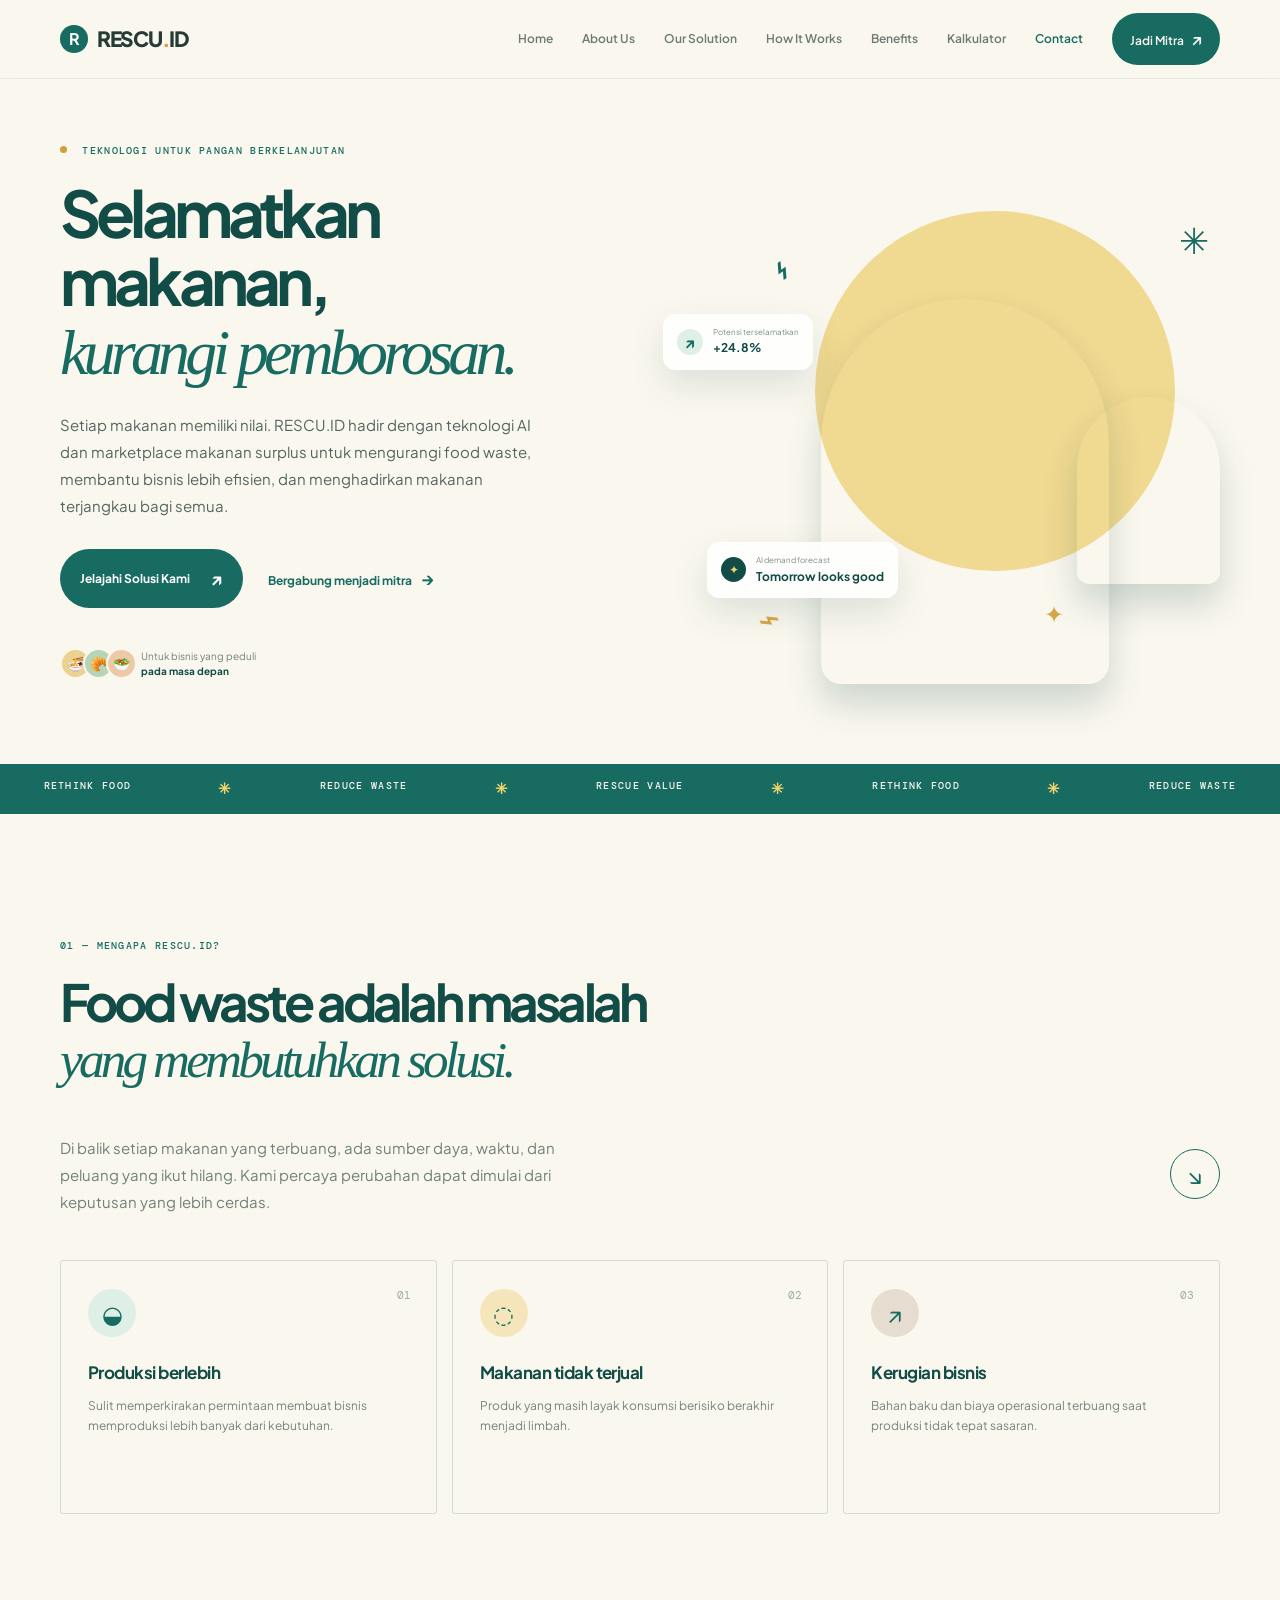
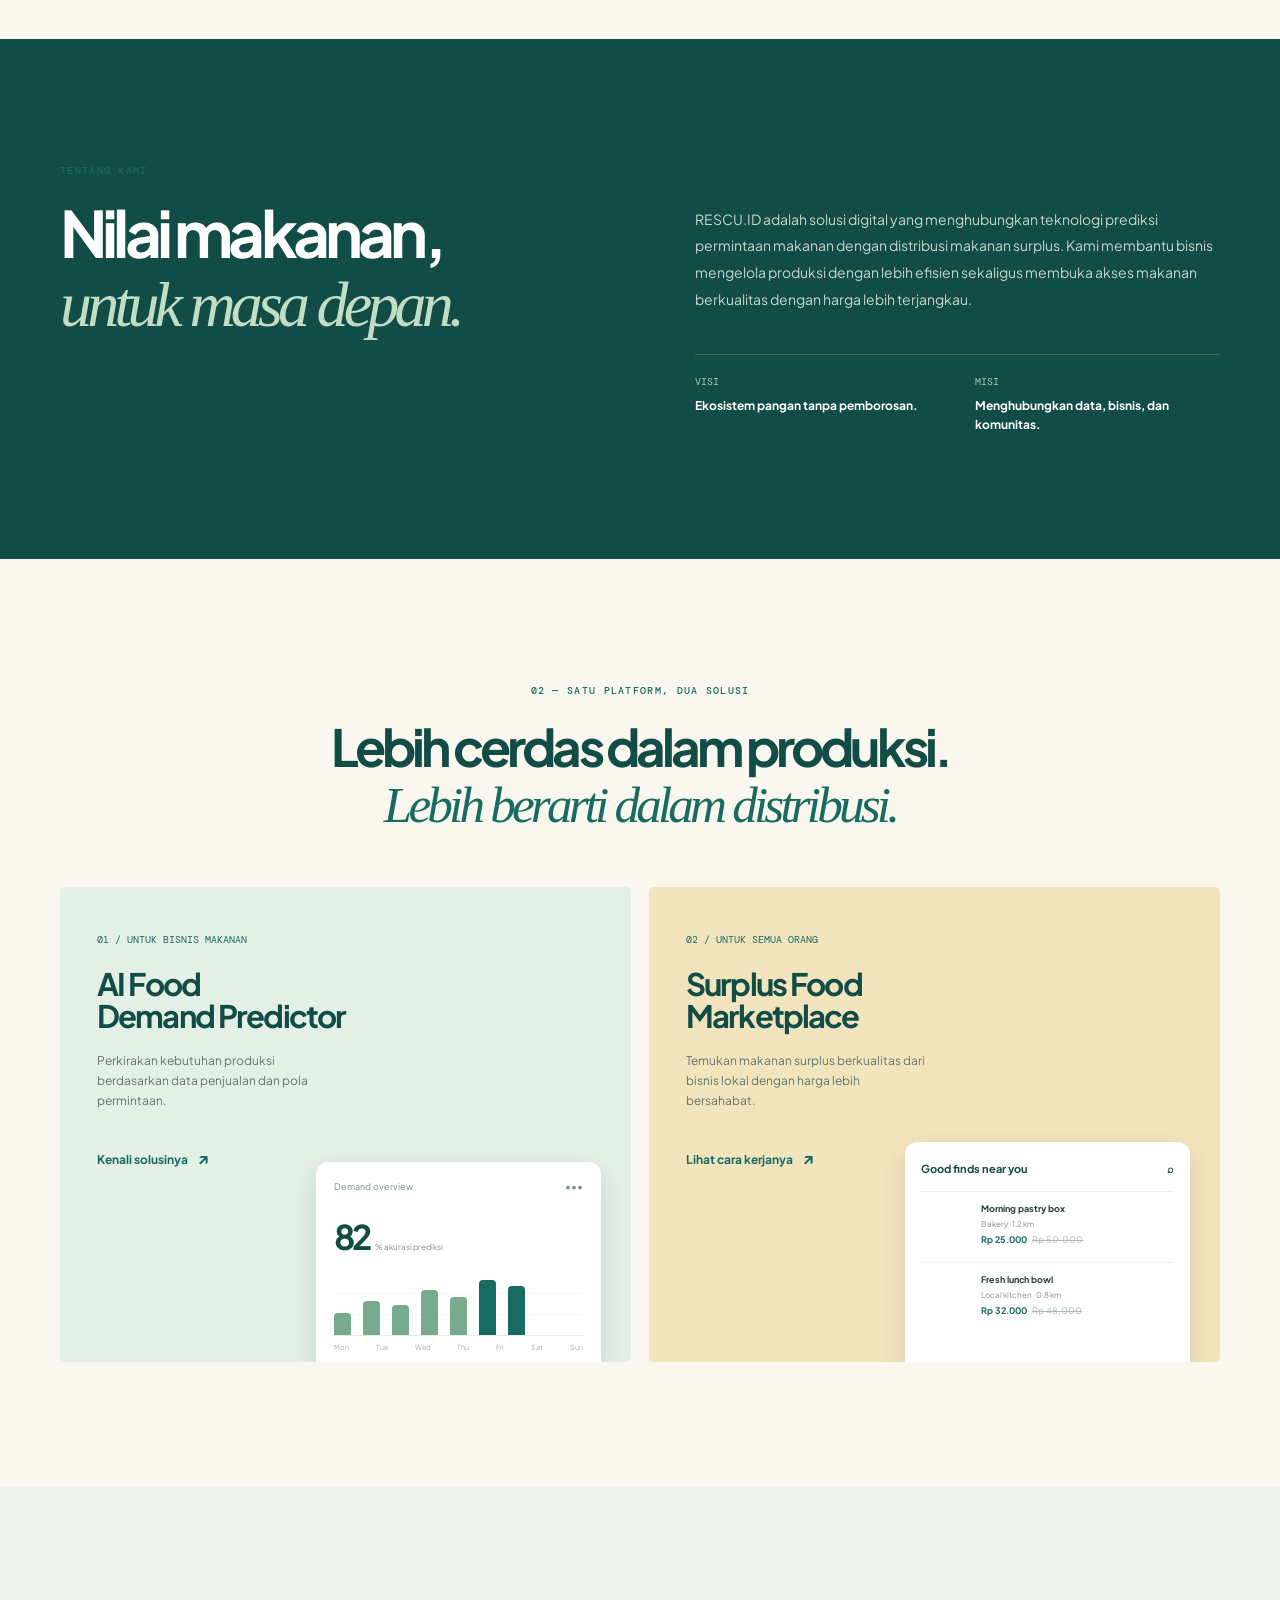
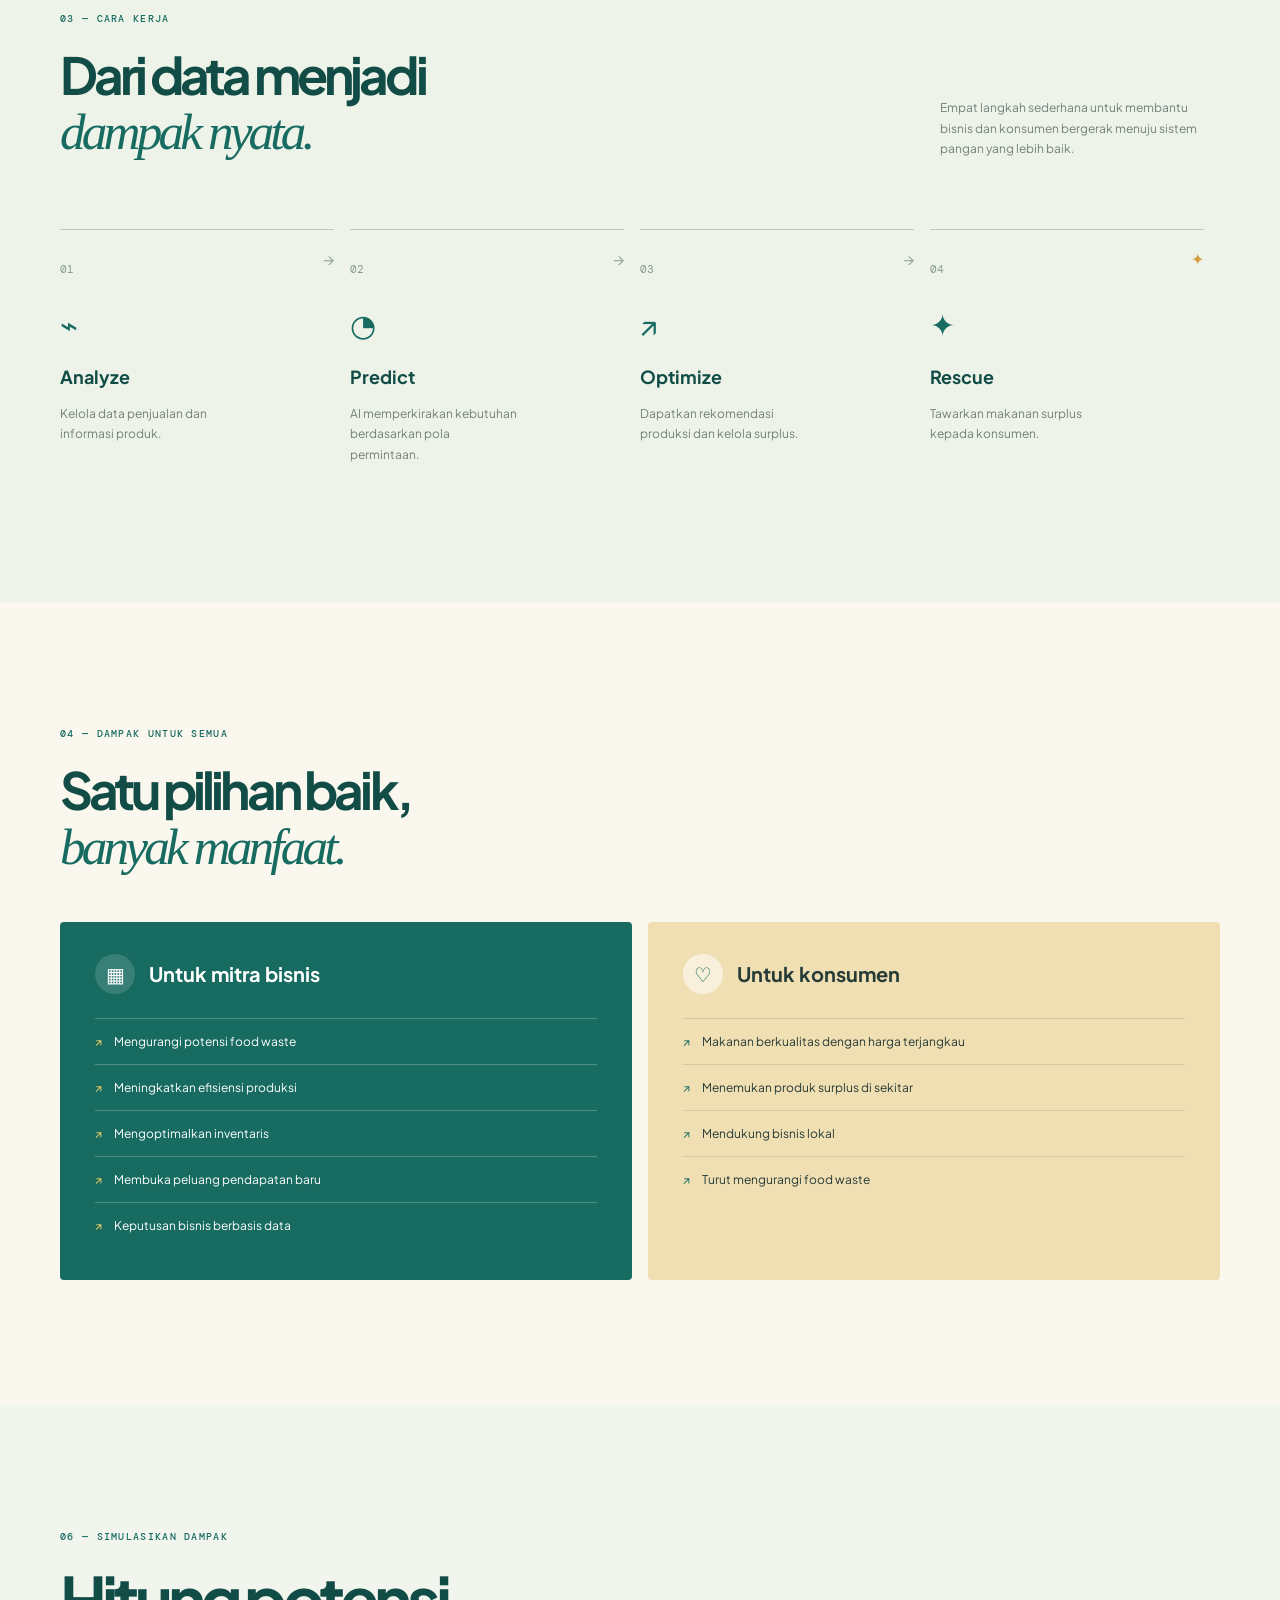
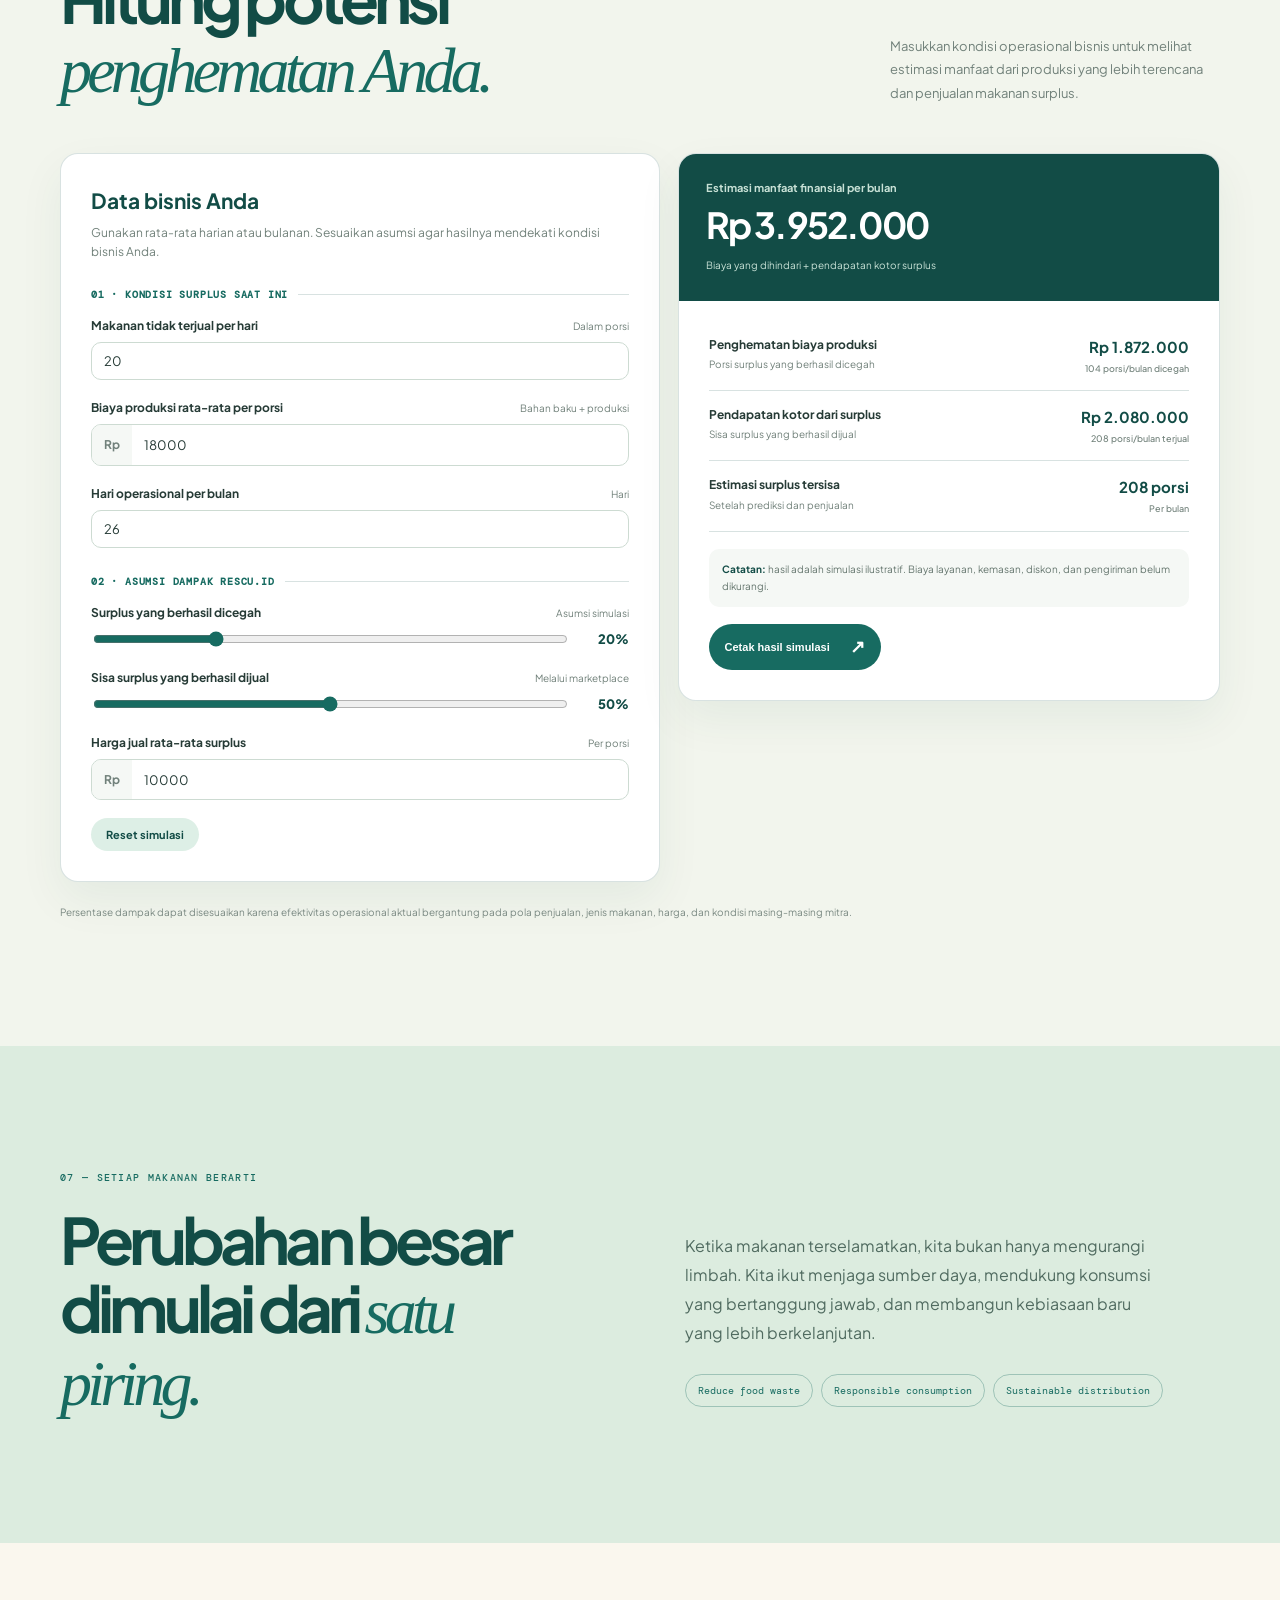
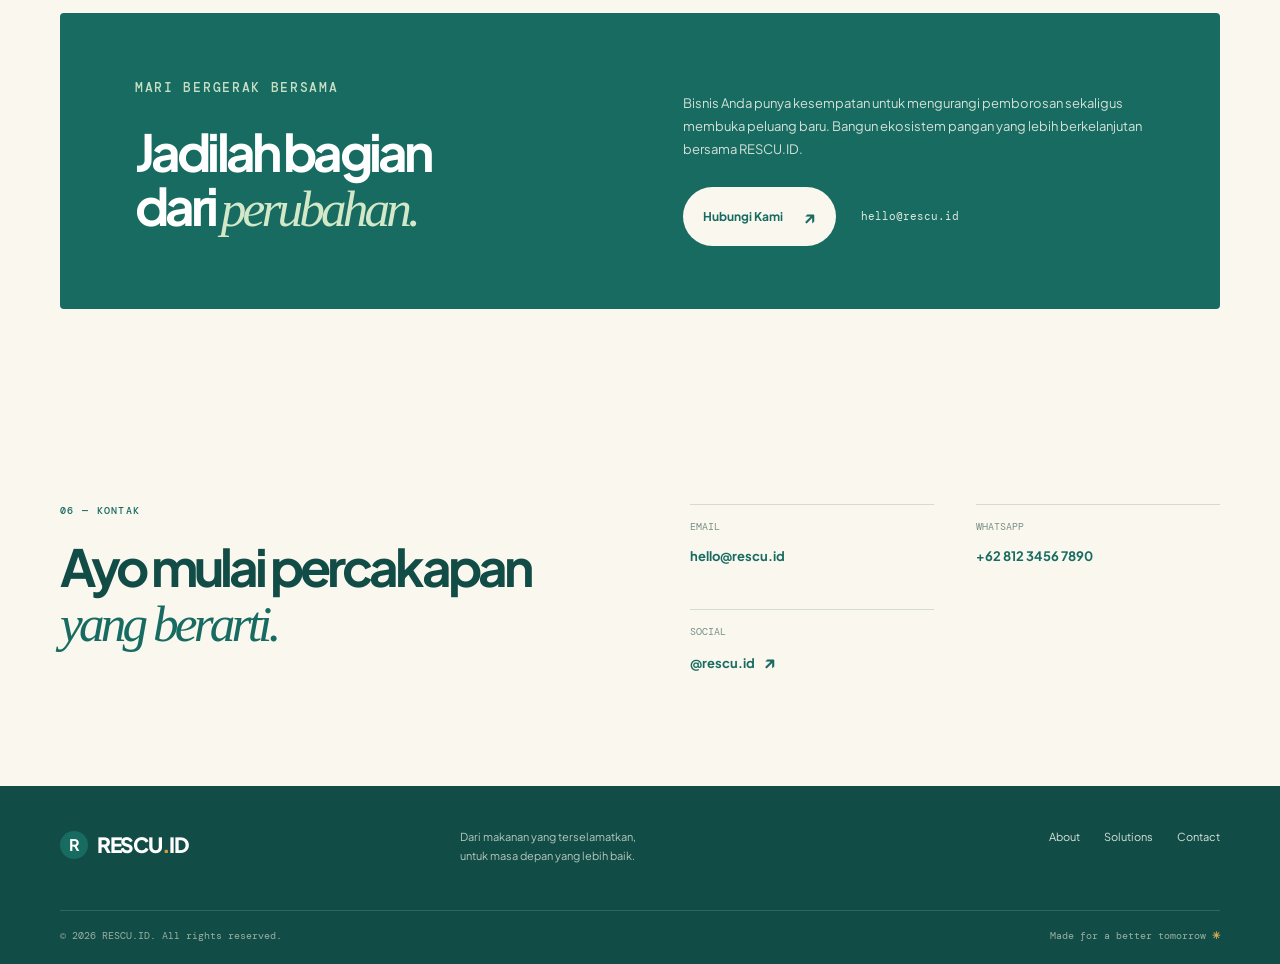
<file: index.html>
<!doctype html>
<html lang="id">
  <head>
    <meta charset="UTF-8" />
    <meta name="viewport" content="width=device-width, initial-scale=1.0" />
    <meta name="theme-color" content="#176b61" />
    <title>RESCU.ID — Selamatkan Makanan, Kurangi Pemborosan</title>
    <meta name="description" content="RESCU.ID membantu bisnis makanan mengoptimalkan produksi melalui AI Food Demand Predictor dan menghubungkan makanan surplus dengan konsumen melalui marketplace." />
    <meta name="keywords" content="RESCU.ID, Food Waste, Food Rescue, AI Food Demand Predictor, Surplus Food Marketplace, Sustainable Food" />
    <meta property="og:title" content="RESCU.ID — Selamatkan Makanan, Kurangi Pemborosan" />
    <meta property="og:description" content="Teknologi untuk bisnis makanan yang lebih efisien dan masa depan yang lebih berkelanjutan." />
    <meta property="og:type" content="website" />
    <link rel="preconnect" href="https://fonts.googleapis.com" />
    <link rel="preconnect" href="https://fonts.gstatic.com" crossorigin />
    <link href="https://fonts.googleapis.com/css2?family=DM+Mono:wght@400;500&family=Plus+Jakarta+Sans:wght@400;500;600;700;800&display=swap" rel="stylesheet" />
    <link rel="stylesheet" href="css/style.css" />
  </head>
  <body>
    <header class="site-header" id="home">
      <nav class="nav container" aria-label="Navigasi utama">
        <a class="brand" href="#home" aria-label="RESCU.ID beranda"><span class="brand-mark">R</span><span>RESCU<span class="brand-dot">.</span>ID</span></a>
        <button class="menu-toggle" aria-label="Buka menu" aria-expanded="false"><span></span><span></span><span></span></button>
        <div class="nav-links">
          <a class="active" href="#home">Home</a><a href="#about">About Us</a><a href="#solutions">Our Solution</a><a href="#process">How It Works</a><a href="#benefits">Benefits</a><a href="#calculator">Kalkulator</a><a href="#contact">Contact</a>
          <a class="nav-cta" href="#partner">Jadi Mitra <span>↗</span></a>
        </div>
      </nav>
    </header>

    <main>
      <section class="hero container reveal">
        <div class="hero-copy">
          <p class="eyebrow"><span class="pulse"></span> Teknologi untuk pangan berkelanjutan</p>
          <h1>Selamatkan makanan,<br /><em>kurangi pemborosan.</em></h1>
          <p class="hero-text">Setiap makanan memiliki nilai. RESCU.ID hadir dengan teknologi AI dan marketplace makanan surplus untuk mengurangi food waste, membantu bisnis lebih efisien, dan menghadirkan makanan terjangkau bagi semua.</p>
          <div class="hero-actions"><a class="button button-primary" href="#solutions">Jelajahi Solusi Kami <span>↗</span></a><a class="text-link" href="#partner">Bergabung menjadi mitra <span>→</span></a></div>
          <div class="hero-note"><span class="avatar-stack"><i>🍜</i><i>🥐</i><i>🥗</i></span><span>Untuk bisnis yang peduli<br /><strong>pada masa depan</strong></span></div>
        </div>
        <div class="hero-art" aria-label="Ilustrasi makanan yang diselamatkan">
          <div class="sun-shape"></div><div class="grain grain-1">✳</div><div class="grain grain-2">✦</div>
          <div class="hero-photo photo-main"></div><div class="hero-photo photo-small"></div>
          <div class="float-card saved-card"><span class="card-icon">↗</span><div><small>Potensi terselamatkan</small><strong>+24.8%</strong></div></div>
          <div class="float-card ai-card"><span class="ai-icon">✦</span><div><small>AI demand forecast</small><strong>Tomorrow looks good</strong></div></div>
          <div class="leaf leaf-a">⌁</div><div class="leaf leaf-b">⌁</div>
        </div>
      </section>

      <section class="ticker" aria-label="Nilai RESCU.ID"><div class="ticker-track"><span>RETHINK FOOD</span><b>✳</b><span>REDUCE WASTE</span><b>✳</b><span>RESCUE VALUE</span><b>✳</b><span>RETHINK FOOD</span><b>✳</b><span>REDUCE WASTE</span></div></section>

      <section class="problem section container reveal" id="about">
        <div class="section-intro"><p class="eyebrow">01 — Mengapa RESCU.ID?</p><h2>Food waste adalah masalah<br /><em>yang membutuhkan solusi.</em></h2></div>
        <div class="problem-content"><p class="lead">Di balik setiap makanan yang terbuang, ada sumber daya, waktu, dan peluang yang ikut hilang. Kami percaya perubahan dapat dimulai dari keputusan yang lebih cerdas.</p><a class="circle-link" href="#solutions" aria-label="Lihat solusi">↘</a></div>
        <div class="problem-grid"><article class="problem-card"><span class="card-number">01</span><div class="problem-icon">◒</div><h3>Produksi berlebih</h3><p>Sulit memperkirakan permintaan membuat bisnis memproduksi lebih banyak dari kebutuhan.</p></article><article class="problem-card"><span class="card-number">02</span><div class="problem-icon">◌</div><h3>Makanan tidak terjual</h3><p>Produk yang masih layak konsumsi berisiko berakhir menjadi limbah.</p></article><article class="problem-card"><span class="card-number">03</span><div class="problem-icon">↗</div><h3>Kerugian bisnis</h3><p>Bahan baku dan biaya operasional terbuang saat produksi tidak tepat sasaran.</p></article></div>
      </section>

      <section class="about-band section reveal"><div class="container about-layout"><div><p class="eyebrow">Tentang kami</p><h2>Nilai makanan,<br /><em>untuk masa depan.</em></h2></div><div><p class="about-copy">RESCU.ID adalah solusi digital yang menghubungkan teknologi prediksi permintaan makanan dengan distribusi makanan surplus. Kami membantu bisnis mengelola produksi dengan lebih efisien sekaligus membuka akses makanan berkualitas dengan harga lebih terjangkau.</p><div class="vision-row"><div><small>Visi</small><strong>Ekosistem pangan tanpa pemborosan.</strong></div><div><small>Misi</small><strong>Menghubungkan data, bisnis, dan komunitas.</strong></div></div></div></div></section>

      <section class="solutions section container reveal" id="solutions"><div class="section-intro centered"><p class="eyebrow">02 — Satu platform, dua solusi</p><h2>Lebih cerdas dalam produksi.<br /><em>Lebih berarti dalam distribusi.</em></h2></div><div class="solution-grid"><article class="solution-card solution-ai"><div class="solution-copy"><span class="solution-label">01 / Untuk bisnis makanan</span><h3>AI Food<br />Demand Predictor</h3><p>Perkirakan kebutuhan produksi berdasarkan data penjualan dan pola permintaan.</p><a href="#partner" class="arrow-link">Kenali solusinya <span>↗</span></a></div><div class="dashboard"><div class="dash-top"><span>Demand overview</span><b>•••</b></div><div class="dash-number">82<small>% akurasi prediksi</small></div><div class="chart"><i style="height:35%"></i><i style="height:54%"></i><i style="height:48%"></i><i style="height:72%"></i><i style="height:61%"></i><i style="height:88%"></i><i style="height:78%"></i></div><div class="chart-label"><span>Mon</span><span>Tue</span><span>Wed</span><span>Thu</span><span>Fri</span><span>Sat</span><span>Sun</span></div></div></article><article class="solution-card solution-market"><div class="solution-copy"><span class="solution-label">02 / Untuk semua orang</span><h3>Surplus Food<br />Marketplace</h3><p>Temukan makanan surplus berkualitas dari bisnis lokal dengan harga lebih bersahabat.</p><a href="#partner" class="arrow-link">Lihat cara kerjanya <span>↗</span></a></div><div class="market-ui"><div class="market-head"><span>Good finds near you</span><span>⌕</span></div><div class="food-product"><div class="food-img food-one"></div><div><b>Morning pastry box</b><small>Bakery · 1.2 km</small><strong>Rp 25.000 <del>Rp 50.000</del></strong></div></div><div class="food-product"><div class="food-img food-two"></div><div><b>Fresh lunch bowl</b><small>Local kitchen · 0.8 km</small><strong>Rp 32.000 <del>Rp 48.000</del></strong></div></div></div></article></div></section>

      <section class="process section reveal" id="process"><div class="container"><div class="process-heading"><div><p class="eyebrow">03 — Cara kerja</p><h2>Dari data menjadi<br /><em>dampak nyata.</em></h2></div><p>Empat langkah sederhana untuk membantu bisnis dan konsumen bergerak menuju sistem pangan yang lebih baik.</p></div><div class="steps"><div class="step"><span>01</span><div class="step-icon">⌁</div><h3>Analyze</h3><p>Kelola data penjualan dan informasi produk.</p></div><div class="step"><span>02</span><div class="step-icon">◔</div><h3>Predict</h3><p>AI memperkirakan kebutuhan berdasarkan pola permintaan.</p></div><div class="step"><span>03</span><div class="step-icon">↗</div><h3>Optimize</h3><p>Dapatkan rekomendasi produksi dan kelola surplus.</p></div><div class="step"><span>04</span><div class="step-icon">✦</div><h3>Rescue</h3><p>Tawarkan makanan surplus kepada konsumen.</p></div></div></div></section>

      <section class="benefits section container reveal" id="benefits"><div class="section-intro"><p class="eyebrow">04 — Dampak untuk semua</p><h2>Satu pilihan baik,<br /><em>banyak manfaat.</em></h2></div><div class="benefit-grid"><div class="benefit-panel business"><div class="panel-heading"><span class="panel-icon">▦</span><h3>Untuk mitra bisnis</h3></div><ul><li>Mengurangi potensi food waste</li><li>Meningkatkan efisiensi produksi</li><li>Mengoptimalkan inventaris</li><li>Membuka peluang pendapatan baru</li><li>Keputusan bisnis berbasis data</li></ul></div><div class="benefit-panel consumers"><div class="panel-heading"><span class="panel-icon">♡</span><h3>Untuk konsumen</h3></div><ul><li>Makanan berkualitas dengan harga terjangkau</li><li>Menemukan produk surplus di sekitar</li><li>Mendukung bisnis lokal</li><li>Turut mengurangi food waste</li></ul></div></div></section>

      <section class="calculator-section section reveal" id="calculator"><div class="container"><div class="calculator-heading"><div><p class="eyebrow">06 — Simulasikan dampak</p><h2>Hitung potensi<br /><em>penghematan Anda.</em></h2></div><p>Masukkan kondisi operasional bisnis untuk melihat estimasi manfaat dari produksi yang lebih terencana dan penjualan makanan surplus.</p></div><div class="calculator-layout"><div class="calc-panel calc-form"><h3>Data bisnis Anda</h3><p class="calc-sub">Gunakan rata-rata harian atau bulanan. Sesuaikan asumsi agar hasilnya mendekati kondisi bisnis Anda.</p><div class="calc-section-label">01 · Kondisi surplus saat ini</div><div class="calc-field"><div class="calc-field-head"><label for="calc-surplus">Makanan tidak terjual per hari</label><span>Dalam porsi</span></div><div class="calc-input"><input id="calc-surplus" type="number" min="0" step="1" value="20" /></div></div><div class="calc-field"><div class="calc-field-head"><label for="calc-cost">Biaya produksi rata-rata per porsi</label><span>Bahan baku + produksi</span></div><div class="calc-input"><b>Rp</b><input id="calc-cost" type="number" min="0" step="500" value="18000" /></div></div><div class="calc-field"><div class="calc-field-head"><label for="calc-days">Hari operasional per bulan</label><span>Hari</span></div><div class="calc-input"><input id="calc-days" type="number" min="1" max="31" step="1" value="26" /></div></div><div class="calc-section-label">02 · Asumsi dampak RESCU.ID</div><div class="calc-field"><div class="calc-field-head"><label for="calc-reduction">Surplus yang berhasil dicegah</label><span>Asumsi simulasi</span></div><div class="calc-range"><input id="calc-reduction" type="range" min="0" max="80" step="5" value="20" /><output id="calc-reduction-out">20%</output></div></div><div class="calc-field"><div class="calc-field-head"><label for="calc-rescue">Sisa surplus yang berhasil dijual</label><span>Melalui marketplace</span></div><div class="calc-range"><input id="calc-rescue" type="range" min="0" max="100" step="5" value="50" /><output id="calc-rescue-out">50%</output></div></div><div class="calc-field"><div class="calc-field-head"><label for="calc-price">Harga jual rata-rata surplus</label><span>Per porsi</span></div><div class="calc-input"><b>Rp</b><input id="calc-price" type="number" min="0" step="500" value="10000" /></div></div><button class="calc-reset" type="button" id="calc-reset">Reset simulasi</button></div><aside class="calc-panel calc-result" aria-live="polite"><div class="calc-total"><small>Estimasi manfaat finansial per bulan</small><strong id="calc-total">Rp 0</strong><span>Biaya yang dihindari + pendapatan kotor surplus</span></div><div class="calc-metric"><div><b>Penghematan biaya produksi</b><small>Porsi surplus yang berhasil dicegah</small></div><strong id="calc-saving">Rp 0<small id="calc-saving-qty">0 porsi/bulan dicegah</small></strong></div><div class="calc-metric"><div><b>Pendapatan kotor dari surplus</b><small>Sisa surplus yang berhasil dijual</small></div><strong id="calc-revenue">Rp 0<small id="calc-sold-qty">0 porsi/bulan terjual</small></strong></div><div class="calc-metric"><div><b>Estimasi surplus tersisa</b><small>Setelah prediksi dan penjualan</small></div><strong id="calc-leftover">0 porsi<small>Per bulan</small></strong></div><p class="calc-note"><b>Catatan:</b> hasil adalah simulasi ilustratif. Biaya layanan, kemasan, diskon, dan pengiriman belum dikurangi.</p><button class="button button-primary calc-print" type="button" id="calc-print">Cetak hasil simulasi <span>↗</span></button></aside></div><p class="calc-fineprint">Persentase dampak dapat disesuaikan karena efektivitas operasional aktual bergantung pada pola penjualan, jenis makanan, harga, dan kondisi masing-masing mitra.</p></div></section>
      <section class="impact section reveal"><div class="container impact-layout"><div><p class="eyebrow">07 — Setiap makanan berarti</p><h2>Perubahan besar<br />dimulai dari <em>satu piring.</em></h2></div><div class="impact-text"><p>Ketika makanan terselamatkan, kita bukan hanya mengurangi limbah. Kita ikut menjaga sumber daya, mendukung konsumsi yang bertanggung jawab, dan membangun kebiasaan baru yang lebih berkelanjutan.</p><div class="impact-tags"><span>Reduce food waste</span><span>Responsible consumption</span><span>Sustainable distribution</span></div></div></div></section>

      <section class="partner section container reveal" id="partner"><div class="partner-inner"><div><p class="eyebrow">Mari bergerak bersama</p><h2>Jadilah bagian<br />dari <em>perubahan.</em></h2></div><div><p>Bisnis Anda punya kesempatan untuk mengurangi pemborosan sekaligus membuka peluang baru. Bangun ekosistem pangan yang lebih berkelanjutan bersama RESCU.ID.</p><div class="hero-actions"><a class="button button-light" href="https://wa.me/6281234567890?text=Halo%20RESCU.ID,%20saya%20ingin%20menjadi%20mitra" target="_blank" rel="noreferrer">Hubungi Kami <span>↗</span></a><a class="partner-mail" href="mailto:hello@rescu.id">hello@rescu.id</a></div></div></div></section>

      <section class="contact section container reveal" id="contact"><div><p class="eyebrow">06 — Kontak</p><h2>Ayo mulai percakapan<br /><em>yang berarti.</em></h2></div><div class="contact-details"><a href="mailto:hello@rescu.id"><small>Email</small><strong>hello@rescu.id</strong></a><a href="https://wa.me/6281234567890" target="_blank" rel="noreferrer"><small>WhatsApp</small><strong>+62 812 3456 7890</strong></a><div><small>Social</small><strong>@rescu.id <span>↗</span></strong></div></div></section>
    </main>
    <footer class="footer"><div class="container footer-top"><a class="brand" href="#home"><span class="brand-mark">R</span><span>RESCU<span class="brand-dot">.</span>ID</span></a><p>Dari makanan yang terselamatkan,<br />untuk masa depan yang lebih baik.</p><div class="footer-links"><a href="#about">About</a><a href="#solutions">Solutions</a><a href="#contact">Contact</a></div></div><div class="container footer-bottom"><span>© 2026 RESCU.ID. All rights reserved.</span><span>Made for a better tomorrow <b>✳</b></span></div></footer>
    <script src="js/main.js"></script>
  </body>
</html>
</file>
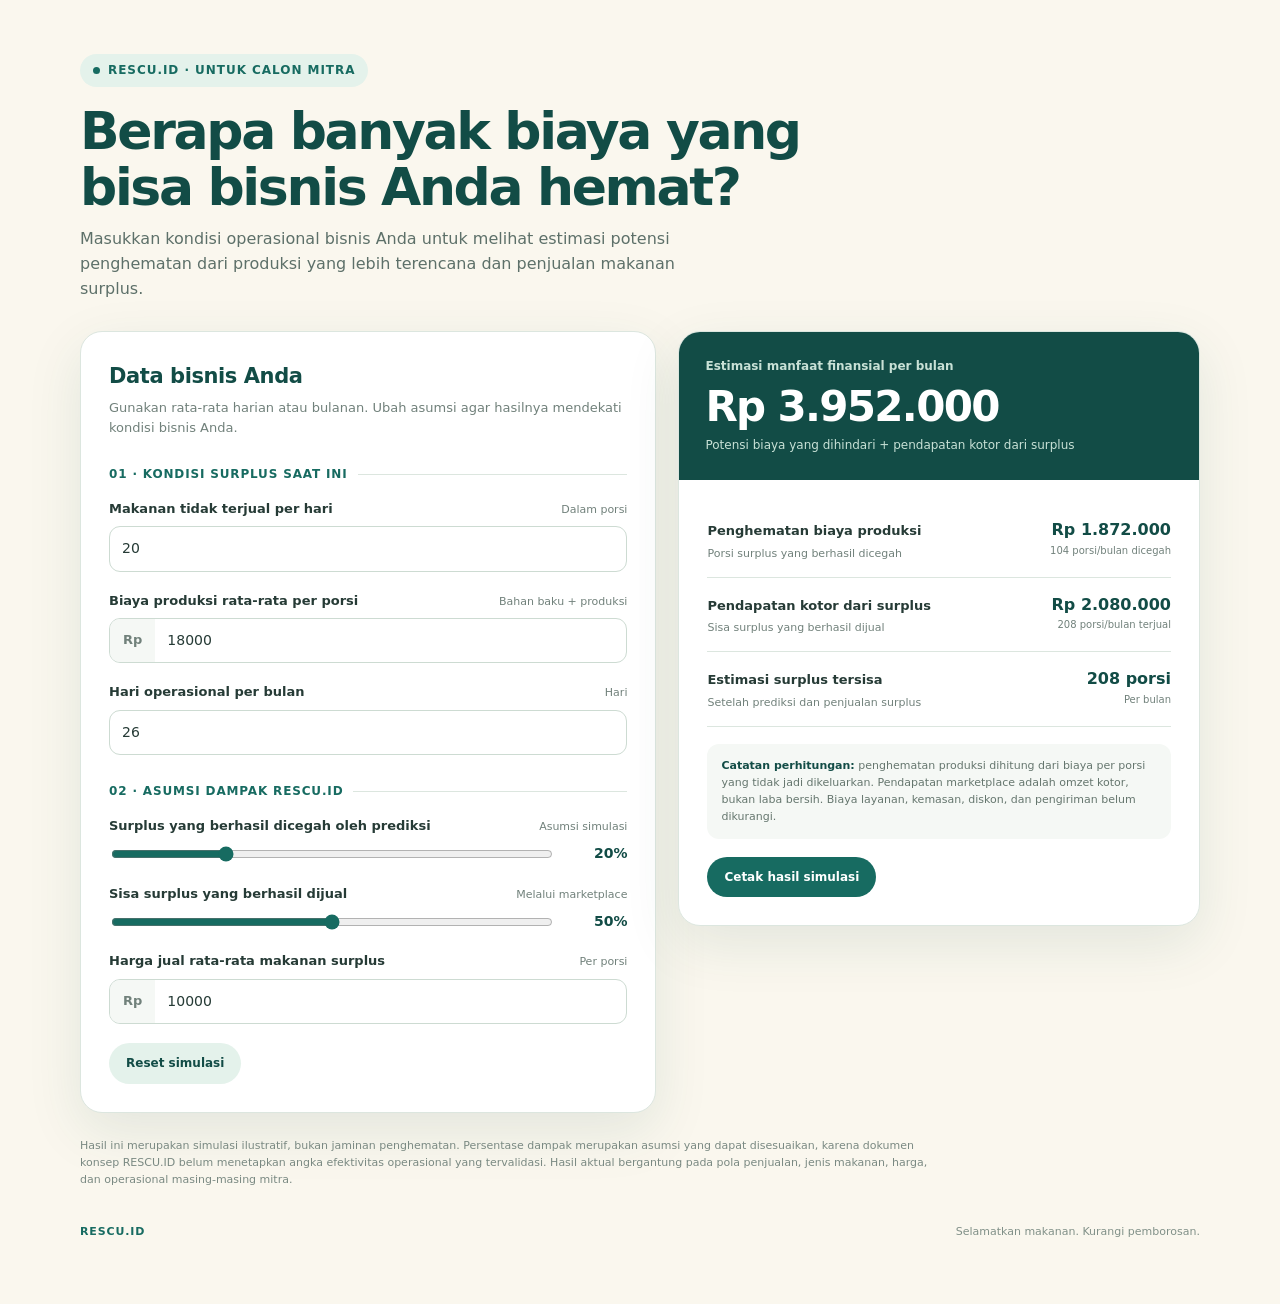
<file: kalkulator-penghematan-rescuid.html>
<!DOCTYPE html>
<html lang="id">
<head>
  <meta charset="UTF-8">
  <meta name="viewport" content="width=device-width, initial-scale=1.0">
  <meta name="description" content="Hitung estimasi potensi penghematan bisnis kuliner bersama RESCU.ID.">
  <title>Kalkulator Penghematan Mitra | RESCU.ID</title>
  <style>
    :root {
      --green: #176b61;
      --green-dark: #124c46;
      --green-light: #e4f2eb;
      --cream: #faf7ee;
      --yellow: #f3d36a;
      --ink: #263b36;
      --muted: #71817b;
      --line: #dce6df;
      --white: #fff;
      --shadow: 0 18px 55px rgba(18, 76, 70, .10);
    }
    * { box-sizing: border-box; }
    body {
      margin: 0;
      background: var(--cream);
      color: var(--ink);
      font-family: Inter, "Plus Jakarta Sans", system-ui, -apple-system, sans-serif;
      line-height: 1.55;
    }
    .wrap { width: min(1120px, calc(100% - 36px)); margin: 0 auto; padding: 54px 0 64px; }
    .eyebrow {
      display: inline-flex; align-items: center; gap: 8px;
      color: var(--green); background: var(--green-light);
      border-radius: 999px; padding: 7px 13px; font-size: 12px;
      font-weight: 800; letter-spacing: .08em; text-transform: uppercase;
    }
    .eyebrow:before { content: ""; width: 7px; height: 7px; border-radius: 50%; background: var(--green); }
    header { max-width: 720px; margin-bottom: 30px; }
    h1 { margin: 16px 0 12px; font-size: clamp(32px, 5vw, 52px); line-height: 1.08; letter-spacing: -.045em; color: var(--green-dark); }
    .intro { color: #5d7069; font-size: 16px; max-width: 650px; margin: 0; }
    .layout { display: grid; grid-template-columns: minmax(0, 1.05fr) minmax(340px, .95fr); gap: 22px; align-items: start; }
    .panel { background: var(--white); border: 1px solid var(--line); border-radius: 22px; box-shadow: var(--shadow); }
    .form-panel { padding: 28px; }
    .result-panel { padding: 28px; position: sticky; top: 20px; overflow: hidden; }
    h2 { margin: 0 0 5px; font-size: 21px; color: var(--green-dark); letter-spacing: -.02em; }
    .sub { margin: 0 0 23px; color: var(--muted); font-size: 13px; }
    .field { margin: 0 0 19px; }
    .field-head { display: flex; justify-content: space-between; gap: 12px; align-items: baseline; margin-bottom: 7px; }
    label { font-weight: 700; font-size: 13px; }
    .hint { color: var(--muted); font-size: 11px; }
    .input-wrap { display: flex; align-items: center; border: 1px solid #cddbd2; border-radius: 11px; background: #fff; overflow: hidden; transition: border .2s, box-shadow .2s; }
    .input-wrap:focus-within { border-color: var(--green); box-shadow: 0 0 0 3px rgba(23,107,97,.10); }
    .prefix, .suffix { color: #71817b; background: #f5f8f5; padding: 11px 13px; font-size: 13px; font-weight: 700; }
    input[type="number"] { width: 100%; min-width: 0; border: 0; outline: 0; padding: 11px 12px; color: var(--ink); font: inherit; font-size: 14px; background: transparent; }
    .section-label { display: flex; align-items: center; gap: 10px; color: var(--green); font-size: 12px; font-weight: 800; text-transform: uppercase; letter-spacing: .07em; margin: 27px 0 15px; }
    .section-label:after { content: ""; height: 1px; flex: 1; background: var(--line); }
    .range-row { display: flex; gap: 14px; align-items: center; }
    input[type="range"] { flex: 1; accent-color: var(--green); cursor: pointer; }
    .range-value { min-width: 58px; text-align: right; font-size: 14px; font-weight: 800; color: var(--green-dark); }
    .result-top { background: var(--green-dark); color: white; padding: 25px 26px; margin: -28px -28px 23px; }
    .result-top .caption { color: #c8e1d6; font-size: 12px; font-weight: 700; }
    .total { font-size: clamp(30px, 4vw, 42px); line-height: 1.15; font-weight: 850; letter-spacing: -.04em; margin: 7px 0 5px; }
    .period { color: #c8e1d6; font-size: 12px; }
    .metric { display: flex; justify-content: space-between; align-items: flex-start; gap: 16px; padding: 15px 0; border-bottom: 1px solid var(--line); }
    .metric:last-of-type { border-bottom: 0; }
    .metric-name { font-size: 13px; font-weight: 750; }
    .metric-desc { display: block; font-size: 11px; color: var(--muted); font-weight: 400; margin-top: 2px; }
    .metric-value { text-align: right; font-size: 16px; font-weight: 850; color: var(--green-dark); white-space: nowrap; }
    .metric-value small { display: block; color: var(--muted); font-size: 10px; font-weight: 500; }
    .note { background: #f5f8f5; border-radius: 12px; padding: 13px 14px; color: #65766e; font-size: 11px; margin-top: 17px; }
    .note strong { color: var(--green-dark); }
    .actions { display: flex; gap: 10px; margin-top: 18px; flex-wrap: wrap; }
    button { border: 0; border-radius: 999px; padding: 11px 17px; font: inherit; font-size: 12px; font-weight: 800; cursor: pointer; }
    .btn-primary { color: #fff; background: var(--green); }
    .btn-secondary { color: var(--green-dark); background: var(--green-light); }
    .fineprint { margin: 24px 0 0; font-size: 11px; color: #7a8982; max-width: 850px; }
    .footer { margin-top: 35px; display: flex; justify-content: space-between; gap: 16px; color: #809088; font-size: 11px; }
    .brand { color: var(--green); font-weight: 900; letter-spacing: .08em; }
    @media (max-width: 800px) {
      .wrap { padding-top: 35px; }
      .layout { grid-template-columns: 1fr; }
      .result-panel { position: static; }
    }
    @media (max-width: 480px) {
      .wrap { width: min(100% - 24px, 1120px); }
      .form-panel, .result-panel { padding: 20px; border-radius: 17px; }
      .result-top { margin: -20px -20px 18px; padding: 22px 20px; }
      .footer { flex-direction: column; }
    }
  </style>
</head>
<body>
  <main class="wrap">
    <header>
      <span class="eyebrow">RESCU.ID · Untuk calon mitra</span>
      <h1>Berapa banyak biaya yang bisa bisnis Anda hemat?</h1>
      <p class="intro">Masukkan kondisi operasional bisnis Anda untuk melihat estimasi potensi penghematan dari produksi yang lebih terencana dan penjualan makanan surplus.</p>
    </header>

    <section class="layout" aria-label="Kalkulator penghematan mitra">
      <div class="panel form-panel">
        <h2>Data bisnis Anda</h2>
        <p class="sub">Gunakan rata-rata harian atau bulanan. Ubah asumsi agar hasilnya mendekati kondisi bisnis Anda.</p>

        <div class="section-label">01 · Kondisi surplus saat ini</div>
        <div class="field">
          <div class="field-head"><label for="surplus">Makanan tidak terjual per hari</label><span class="hint">Dalam porsi</span></div>
          <div class="input-wrap"><input id="surplus" type="number" min="0" step="1" value="20"></div>
        </div>
        <div class="field">
          <div class="field-head"><label for="cost">Biaya produksi rata-rata per porsi</label><span class="hint">Bahan baku + produksi</span></div>
          <div class="input-wrap"><span class="prefix">Rp</span><input id="cost" type="number" min="0" step="500" value="18000"></div>
        </div>
        <div class="field">
          <div class="field-head"><label for="days">Hari operasional per bulan</label><span class="hint">Hari</span></div>
          <div class="input-wrap"><input id="days" type="number" min="1" max="31" step="1" value="26"></div>
        </div>

        <div class="section-label">02 · Asumsi dampak RESCU.ID</div>
        <div class="field">
          <div class="field-head"><label for="reduction">Surplus yang berhasil dicegah oleh prediksi</label><span class="hint">Asumsi simulasi</span></div>
          <div class="range-row"><input id="reduction" type="range" min="0" max="80" step="5" value="20"><output class="range-value" id="reductionOut">20%</output></div>
        </div>
        <div class="field">
          <div class="field-head"><label for="rescue">Sisa surplus yang berhasil dijual</label><span class="hint">Melalui marketplace</span></div>
          <div class="range-row"><input id="rescue" type="range" min="0" max="100" step="5" value="50"><output class="range-value" id="rescueOut">50%</output></div>
        </div>
        <div class="field">
          <div class="field-head"><label for="price">Harga jual rata-rata makanan surplus</label><span class="hint">Per porsi</span></div>
          <div class="input-wrap"><span class="prefix">Rp</span><input id="price" type="number" min="0" step="500" value="10000"></div>
        </div>
        <div class="actions">
          <button class="btn-secondary" type="button" id="reset">Reset simulasi</button>
        </div>
      </div>

      <aside class="panel result-panel" aria-live="polite">
        <div class="result-top">
          <div class="caption">Estimasi manfaat finansial per bulan</div>
          <div class="total" id="total">Rp 0</div>
          <div class="period">Potensi biaya yang dihindari + pendapatan kotor dari surplus</div>
        </div>
        <div class="metric">
          <div><span class="metric-name">Penghematan biaya produksi</span><span class="metric-desc">Porsi surplus yang berhasil dicegah</span></div>
          <div class="metric-value" id="saving">Rp 0<small id="savingQty">0 porsi/bulan dicegah</small></div>
        </div>
        <div class="metric">
          <div><span class="metric-name">Pendapatan kotor dari surplus</span><span class="metric-desc">Sisa surplus yang berhasil dijual</span></div>
          <div class="metric-value" id="revenue">Rp 0<small id="soldQty">0 porsi/bulan terjual</small></div>
        </div>
        <div class="metric">
          <div><span class="metric-name">Estimasi surplus tersisa</span><span class="metric-desc">Setelah prediksi dan penjualan surplus</span></div>
          <div class="metric-value" id="leftover">0 porsi<small>Per bulan</small></div>
        </div>
        <div class="note">
          <strong>Catatan perhitungan:</strong> penghematan produksi dihitung dari biaya per porsi yang tidak jadi dikeluarkan. Pendapatan marketplace adalah omzet kotor, bukan laba bersih. Biaya layanan, kemasan, diskon, dan pengiriman belum dikurangi.
        </div>
        <div class="actions">
          <button class="btn-primary" type="button" id="print">Cetak hasil simulasi</button>
        </div>
      </aside>
    </section>

    <p class="fineprint">Hasil ini merupakan simulasi ilustratif, bukan jaminan penghematan. Persentase dampak merupakan asumsi yang dapat disesuaikan, karena dokumen konsep RESCU.ID belum menetapkan angka efektivitas operasional yang tervalidasi. Hasil aktual bergantung pada pola penjualan, jenis makanan, harga, dan operasional masing-masing mitra.</p>
    <footer class="footer"><span class="brand">RESCU.ID</span><span>Selamatkan makanan. Kurangi pemborosan.</span></footer>
  </main>

  <script>
    const ids = ["surplus", "cost", "days", "reduction", "rescue", "price"];
    const el = Object.fromEntries(ids.map(id => [id, document.getElementById(id)]));
    const rupiah = value => new Intl.NumberFormat("id-ID", {
      style: "currency", currency: "IDR", maximumFractionDigits: 0
    }).format(Math.max(0, Math.round(value)));
    const number = id => Math.max(0, Number(el[id].value) || 0);

    function calculate() {
      const dailySurplus = number("surplus");
      const unitCost = number("cost");
      const days = Math.min(31, number("days"));
      const preventRate = number("reduction") / 100;
      const sellRate = number("rescue") / 100;
      const salePrice = number("price");

      const monthlySurplus = dailySurplus * days;
      const preventedQty = monthlySurplus * preventRate;
      const remainingAfterPrediction = monthlySurplus - preventedQty;
      const soldQty = remainingAfterPrediction * sellRate;
      const leftoverQty = remainingAfterPrediction - soldQty;

      const productionSaving = preventedQty * unitCost;
      const grossRevenue = soldQty * salePrice;
      const totalBenefit = productionSaving + grossRevenue;

      document.getElementById("reductionOut").textContent = `${Math.round(preventRate * 100)}%`;
      document.getElementById("rescueOut").textContent = `${Math.round(sellRate * 100)}%`;
      document.getElementById("total").textContent = rupiah(totalBenefit);
      document.getElementById("saving").childNodes[0].textContent = rupiah(productionSaving);
      document.getElementById("savingQty").textContent = `${Math.round(preventedQty).toLocaleString("id-ID")} porsi/bulan dicegah`;
      document.getElementById("revenue").childNodes[0].textContent = rupiah(grossRevenue);
      document.getElementById("soldQty").textContent = `${Math.round(soldQty).toLocaleString("id-ID")} porsi/bulan terjual`;
      document.getElementById("leftover").childNodes[0].textContent = `${Math.round(leftoverQty).toLocaleString("id-ID")} porsi`;
    }

    ids.forEach(id => el[id].addEventListener("input", calculate));
    document.getElementById("reset").addEventListener("click", () => {
      const defaults = { surplus: 20, cost: 18000, days: 26, reduction: 20, rescue: 50, price: 10000 };
      Object.entries(defaults).forEach(([id, value]) => el[id].value = value);
      calculate();
    });
    document.getElementById("print").addEventListener("click", () => window.print());
    calculate();
  </script>
</body>
</html>
</file>
<file: css/style.css>
:root{--green:#176b61;--deep:#124c46;--cream:#faf7ee;--mint:#dde fe6;--yellow:#f3d36a;--text:#263b36;--line:rgba(18,76,70,.16);--white:#fff}*{box-sizing:border-box}html{scroll-behavior:smooth}body{margin:0;background:var(--cream);color:var(--text);font-family:'Plus Jakarta Sans',sans-serif;line-height:1.6}a{color:inherit;text-decoration:none}.container{width:min(1160px,calc(100% - 56px));margin:auto}.site-header{position:sticky;top:0;z-index:20;background:rgba(250,247,238,.9);backdrop-filter:blur(12px);border-bottom:1px solid rgba(18,76,70,.08)}.nav{height:78px;display:flex;align-items:center;justify-content:space-between}.brand{font-weight:800;letter-spacing:-.06em;font-size:21px;display:flex;align-items:center;gap:9px}.brand-mark{display:grid;place-items:center;background:var(--green);color:#fff;border-radius:50%;height:28px;width:28px;font-size:16px;font-weight:700}.brand-dot{color:#da9d3d}.nav-links{display:flex;align-items:center;gap:29px;font-size:12px;font-weight:600}.nav-links a{opacity:.66;transition:.2s}.nav-links a:hover,.nav-links a.active{opacity:1;color:var(--green)}.nav-links .nav-cta{opacity:1;color:var(--cream);background:var(--green);padding:12px 18px;border-radius:99px}.nav-cta span{font-size:17px;margin-left:5px}.menu-toggle{display:none;border:0;background:none}.hero{min-height:650px;display:grid;grid-template-columns:1fr 1fr;align-items:center;gap:45px;padding-top:65px;padding-bottom:85px}.eyebrow{font:500 10px 'DM Mono',monospace;letter-spacing:.13em;text-transform:uppercase;color:var(--green);margin:0 0 22px}.pulse{display:inline-block;width:7px;height:7px;background:#d19e40;border-radius:50%;margin:0 8px 1px 0}.hero h1,h2{font-size:clamp(42px,5vw,72px);letter-spacing:-.075em;line-height:1.06;margin:0;color:var(--deep);font-weight:700}.hero h1 em,h2 em{font-family:Georgia,serif;font-weight:400;color:var(--green)}.hero-text{max-width:480px;color:#526660;font-size:15px;line-height:1.8;margin:25px 0 30px}.hero-actions{display:flex;align-items:center;gap:25px;flex-wrap:wrap}.button{display:inline-flex;align-items:center;gap:20px;padding:15px 20px;border-radius:99px;font-size:12px;font-weight:700;transition:transform .2s,box-shadow .2s}.button:hover{transform:translateY(-3px);box-shadow:0 8px 22px #124c4620}.button-primary{color:#fff;background:var(--green)}.button span{font-size:18px}.text-link,.arrow-link{font-size:12px;font-weight:700;color:var(--green)}.text-link span,.arrow-link span{margin-left:7px;font-size:17px}.hero-note{display:flex;gap:12px;align-items:center;margin-top:40px;color:#71817a;font-size:10px;line-height:1.5}.hero-note strong{color:var(--deep)}.avatar-stack{display:flex}.avatar-stack i{font-style:normal;display:grid;place-items:center;width:31px;height:31px;border-radius:50%;background:#ebd291;border:2px solid var(--cream);margin-right:-8px;font-size:14px}.avatar-stack i:nth-child(2){background:#b6d5b7}.avatar-stack i:nth-child(3){background:#efc8a7}.hero-art{height:490px;position:relative}.sun-shape{position:absolute;right:8%;top:9%;height:360px;width:360px;border-radius:50%;background:#f0d990}.hero-photo{position:absolute;background-size:cover;background-position:center;border-radius:170px 170px 24px 24px;box-shadow:0 20px 35px #124c4630}.photo-main{width:288px;height:385px;right:20%;top:27%;background-image:url('https://images.unsplash.com/photo-1547592180-85f173990554?auto=format&fit=crop&w=700&q=85')}.photo-small{width:143px;height:187px;right:0;top:47%;border-radius:90px 90px 15px 15px;background-image:url('https://images.unsplash.com/photo-1512621776951-a57141f2eefd?auto=format&fit=crop&w=400&q=85')}.float-card{position:absolute;background:rgba(255,255,255,.9);border:1px solid #fff;border-radius:12px;box-shadow:0 15px 35px #124c4620;display:flex;align-items:center;gap:10px;padding:11px 13px}.float-card small{display:block;color:#7e9088;font-size:8px}.float-card strong{display:block;color:var(--deep);font-size:12px}.saved-card{left:0;top:30%;}.card-icon{color:var(--green);background:var(--mint);border-radius:50%;height:26px;width:26px;display:grid;place-items:center;font-weight:bold}.ai-card{left:8%;bottom:12%}.ai-icon{color:var(--yellow);background:var(--deep);border-radius:50%;height:25px;width:25px;display:grid;place-items:center;font-size:12px}.grain,.leaf{position:absolute;color:var(--green);font-size:36px}.grain-1{top:9%;right:2%}.grain-2{bottom:5%;right:28%;color:#d4a64d;font-size:24px}.leaf-a{top:15%;left:20%;transform:rotate(55deg)}.leaf-b{bottom:2%;left:17%;transform:rotate(-25deg);color:#d2a247}.ticker{overflow:hidden;background:var(--green);color:var(--cream);padding:15px 0;font:500 10px 'DM Mono',monospace;letter-spacing:.13em}.ticker-track{display:flex;justify-content:space-around;min-width:850px}.ticker b{color:var(--yellow);font-size:15px}.section{padding-top:125px;padding-bottom:125px}.section-intro{margin-bottom:47px}.section-intro h2,.process h2,.partner h2,.contact h2{font-size:clamp(37px,4vw,58px)}.problem-content{display:flex;align-items:center;justify-content:space-between;gap:30px;margin-bottom:45px}.lead{max-width:510px;color:#71817a;font-size:15px;line-height:1.8;margin:0}.circle-link{display:grid;place-items:center;border:1px solid var(--green);color:var(--green);border-radius:50%;width:50px;height:50px;font-size:24px;transition:.2s}.circle-link:hover{background:var(--green);color:#fff}.problem-grid{display:grid;grid-template-columns:repeat(3,1fr);gap:15px}.problem-card{border:1px solid var(--line);padding:28px 27px 30px;border-radius:3px;min-height:254px;position:relative;transition:.25s}.problem-card:hover{background:#fff;transform:translateY(-5px);box-shadow:0 15px 30px #124c4610}.card-number{position:absolute;right:25px;top:27px;font:11px 'DM Mono',monospace;color:#9aaca5}.problem-icon{height:48px;width:48px;border-radius:50%;display:grid;place-items:center;background:var(--mint);color:var(--green);font-size:24px;margin-bottom:22px}.problem-card:nth-child(2) .problem-icon{background:#f4e5ba}.problem-card:nth-child(3) .problem-icon{background:#e7dcd0}.problem-card h3{font-size:17px;letter-spacing:-.03em;margin:0 0 10px;color:var(--deep)}.problem-card p{font-size:12px;line-height:1.7;color:#75847e;margin:0}.about-band{background:var(--deep);color:#fff}.about-layout{display:grid;grid-template-columns:1fr 1fr;gap:110px}.about-band h2{color:#fff}.about-band h2 em{color:#c1dec5}.about-copy{color:#c8d5ce;line-height:1.9;font-size:14px;margin:42px 0 42px}.vision-row{display:grid;grid-template-columns:1fr 1fr;gap:35px;border-top:1px solid #ffffff2b;padding-top:20px}.vision-row small{display:block;font:10px 'DM Mono',monospace;text-transform:uppercase;color:#a8c9af;margin-bottom:9px}.vision-row strong{font-size:12px;line-height:1.55;display:block}.centered{text-align:center}.solutions .section-intro{margin-bottom:55px}.solution-grid{display:grid;grid-template-columns:1fr 1fr;gap:18px}.solution-card{min-height:475px;padding:37px;border-radius:5px;position:relative;overflow:hidden}.solution-ai{background:#e4efe6}.solution-market{background:#f2e4bd}.solution-label{font:10px 'DM Mono',monospace;color:var(--green);text-transform:uppercase}.solution-card h3{font-size:31px;line-height:1.05;letter-spacing:-.06em;color:var(--deep);margin:18px 0}.solution-card p{font-size:12px;line-height:1.7;max-width:240px;color:#63756d}.arrow-link{display:inline-block;margin-top:20px}.dashboard{position:absolute;bottom:-5px;right:30px;width:285px;height:205px;padding:18px;background:#fff;border-radius:12px 12px 0 0;box-shadow:0 10px 26px #124c4622;color:var(--deep)}.dash-top,.market-head{display:flex;justify-content:space-between;font-size:9px;color:#789087}.dash-number{font-size:34px;font-weight:700;letter-spacing:-.08em;margin:16px 0 8px}.dash-number small{font-size:8px;color:#82918b;font-weight:400;margin-left:5px;letter-spacing:0}.chart{height:63px;display:flex;gap:12px;align-items:end;border-bottom:1px solid #e5ece7;background:repeating-linear-gradient(0deg,transparent,transparent 20px,#edf2ee 21px)}.chart i{display:block;background:#78aa8d;width:17px;border-radius:4px 4px 0 0}.chart i:nth-child(6),.chart i:nth-child(7){background:var(--green)}.chart-label{display:flex;justify-content:space-between;font-size:7px;color:#a2aea8;margin-top:6px}.market-ui{position:absolute;bottom:0;right:30px;width:285px;height:220px;padding:18px 16px;background:#fff;border-radius:12px 12px 0 0;box-shadow:0 10px 26px #124c4622}.market-head{font-size:11px;color:var(--deep);font-weight:700;margin-bottom:13px}.food-product{display:flex;gap:10px;border-top:1px solid #edf0e8;padding:10px 0}.food-img{height:50px;width:50px;border-radius:8px;background-size:cover;background-position:center;flex:none}.food-one{background-image:url('https://images.unsplash.com/photo-1555507036-ab1f4038808a?auto=format&fit=crop&w=200&q=80')}.food-two{background-image:url('https://images.unsplash.com/photo-1546069901-ba9599a7e63c?auto=format&fit=crop&w=200&q=80')}.food-product b,.food-product small,.food-product strong{display:block}.food-product b{font-size:9px}.food-product small{font-size:8px;color:#83918b;margin:2px 0}.food-product strong{font-size:9px;color:var(--green)}del{color:#afb9b3;font-weight:400;margin-left:3px}.process{background:#eef3e9}.process-heading{display:flex;justify-content:space-between;align-items:end;margin-bottom:70px}.process-heading>p{max-width:280px;font-size:12px;line-height:1.7;color:#71817a;margin:0}.steps{display:grid;grid-template-columns:repeat(4,1fr);gap:0}.step{position:relative;border-top:1px solid #b8cdbd;padding:24px 24px 0 0;margin-right:16px}.step:after{content:'→';position:absolute;right:0;top:16px;color:#96a99d}.step:last-child:after{content:'✦';color:#d49e3e}.step>span{font:11px 'DM Mono',monospace;color:#839b8c}.step-icon{color:var(--green);font-size:30px;height:58px;margin-top:20px}.step h3{color:var(--deep);font-size:18px;margin:5px 0}.step p{font-size:12px;color:#71817a;max-width:170px;line-height:1.7}.benefit-grid{display:grid;grid-template-columns:1fr 1fr;gap:16px}.benefit-panel{padding:32px 35px;border-radius:4px}.business{background:var(--green);color:#fff}.consumers{background:#f0dfb3}.panel-heading{display:flex;align-items:center;gap:14px;margin-bottom:24px}.panel-icon{display:grid;place-items:center;height:40px;width:40px;background:#ffffff24;border-radius:50%;font-size:20px}.consumers .panel-icon{background:#fff8;color:var(--green)}.panel-heading h3{font-size:20px;margin:0}.benefit-panel ul{list-style:none;margin:0;padding:0}.benefit-panel li{border-top:1px solid #ffffff3a;padding:13px 0;font-size:12px}.benefit-panel li:before{content:'↗';margin-right:11px;color:var(--yellow)}.consumers li{border-color:#124c4625}.consumers li:before{color:var(--green)}.impact{background:#dcecdf}.impact-layout{display:grid;grid-template-columns:1fr 1fr;gap:90px}.impact-text{padding-top:45px}.impact-text p{font-size:16px;line-height:1.8;color:#506b60;max-width:475px}.impact-tags{display:flex;gap:8px;flex-wrap:wrap;margin-top:27px}.impact-tags span{font:10px 'DM Mono',monospace;color:var(--green);border:1px solid #176b6150;padding:9px 12px;border-radius:99px}.partner{padding-top:70px;padding-bottom:70px}.partner-inner{background:var(--green);border-radius:4px;color:#fff;padding:63px 75px;display:grid;grid-template-columns:1fr 1fr;gap:85px}.partner .eyebrow{color:#c8dfc4}.partner h2{color:#fff}.partner h2 em{color:#d3e8c9}.partner-inner>div:last-child{padding-top:16px}.partner-inner p{font-size:13px;line-height:1.8;color:#d4e1d8;margin:0 0 25px}.button-light{background:var(--cream);color:var(--green)}.partner-mail{font:11px 'DM Mono',monospace;color:#e0eadf}.contact{display:grid;grid-template-columns:1fr 1fr;gap:100px;padding-bottom:110px}.contact-details{display:grid;grid-template-columns:1fr 1fr;gap:42px;align-content:center}.contact-details a,.contact-details>div{border-top:1px solid var(--line);padding-top:15px}.contact-details small{display:block;font:10px 'DM Mono',monospace;text-transform:uppercase;color:#789087;margin-bottom:9px}.contact-details strong{font-size:13px;color:var(--green)}.contact-details strong span{font-size:18px;margin-left:6px}.footer{background:var(--deep);color:#d8e5dc;padding:42px 0 22px}.footer-top{display:grid;grid-template-columns:1fr 1fr 1fr;align-items:start;gap:40px;padding-bottom:45px}.footer .brand{color:#fff}.footer-top p{font-size:11px;line-height:1.7;margin:0;color:#b5c9bd}.footer-links{justify-self:end;display:flex;gap:24px;font-size:11px}.footer-links a:hover{color:#fff}.footer-bottom{border-top:1px solid #ffffff24;padding-top:18px;display:flex;justify-content:space-between;color:#98b1a3;font:10px 'DM Mono',monospace}.footer-bottom b{color:#d9ae53}.reveal{opacity:0;transform:translateY(18px);transition:opacity .7s ease,transform .7s ease}.reveal.visible{opacity:1;transform:none}@media(max-width:850px){.container{width:min(100% - 36px,600px)}.nav{height:68px}.menu-toggle{display:flex;flex-direction:column;gap:4px;padding:8px}.menu-toggle span{display:block;background:var(--deep);width:22px;height:2px}.nav-links{display:none;position:absolute;top:68px;left:0;right:0;padding:20px 24px 25px;background:var(--cream);flex-direction:column;align-items:stretch;gap:17px;box-shadow:0 15px 25px #124c4612}.nav-links.open{display:flex}.nav-links .nav-cta{text-align:center}.hero{grid-template-columns:1fr;padding-top:60px;gap:45px}.hero-art{height:420px}.sun-shape{right:10%;height:290px;width:290px}.photo-main{height:320px;width:240px;right:20%}.photo-small{width:120px;height:160px}.problem-grid,.solution-grid,.benefit-grid,.about-layout,.impact-layout,.partner-inner,.contact{grid-template-columns:1fr;gap:35px}.about-copy{margin:0}.about-layout{gap:30px}.solution-card{min-height:530px}.process-heading{align-items:start;flex-direction:column;gap:25px;margin-bottom:45px}.steps{grid-template-columns:1fr 1fr;gap:28px}.step{margin:0}.step:nth-child(2):after{content:'✦'}.partner-inner{padding:45px 30px;gap:20px}.partner-inner>div:last-child{padding-top:0}.contact{gap:35px}.contact-details{padding-top:10px}.footer-top{grid-template-columns:1fr 1fr}.footer-top p{grid-column:1/-1;grid-row:2}.footer-links{justify-self:end;grid-column:2;grid-row:1;flex-direction:column;gap:8px}.footer-bottom{gap:15px;flex-direction:column}}@media(max-width:500px){.hero h1{font-size:45px}.hero-art{height:350px}.sun-shape{height:245px;width:245px;right:7%}.photo-main{height:270px;width:200px;right:16%;top:23%}.photo-small{width:100px;height:135px;top:42%}.saved-card{left:0;top:25%}.ai-card{left:2%;bottom:7%}.float-card{transform:scale(.85);transform-origin:left center}.section{padding-top:80px;padding-bottom:80px}.section-intro h2,.process h2,.partner h2,.contact h2{font-size:39px}.solution-card{padding:28px 24px;min-height:510px}.dashboard,.market-ui{right:18px;width:calc(100% - 36px)}.steps{grid-template-columns:1fr}.step:after{content:'↓'!important}.impact-text{padding-top:0}.contact-details{grid-template-columns:1fr;gap:20px}.footer-top{grid-template-columns:1fr}.footer-links{grid-column:1;grid-row:3;justify-self:start;flex-direction:row}.footer-bottom{font-size:9px}}
:root{--mint:#ddefe6}
.calculator-section{background:#f2f5ed}.calculator-heading{display:flex;justify-content:space-between;align-items:end;gap:50px;margin-bottom:48px}.calculator-heading>p{max-width:330px;margin:0;color:#71817a;font-size:13px;line-height:1.8}.calculator-layout{display:grid;grid-template-columns:1.05fr .95fr;gap:18px;align-items:start}.calc-panel{background:#fff;border:1px solid var(--line);border-radius:18px;box-shadow:0 18px 45px #124c4610}.calc-form{padding:30px}.calc-form h3{color:var(--deep);font-size:21px;margin:0 0 5px}.calc-sub{color:#71817a;font-size:12px;margin:0 0 23px}.calc-section-label{display:flex;align-items:center;gap:10px;color:var(--green);font:700 10px 'DM Mono',monospace;letter-spacing:.08em;text-transform:uppercase;margin:27px 0 15px}.calc-section-label:after{content:"";height:1px;flex:1;background:var(--line)}.calc-field{margin-bottom:18px}.calc-field-head{display:flex;justify-content:space-between;gap:12px;align-items:baseline;margin-bottom:7px}.calc-field label{font-size:12px;font-weight:700}.calc-field-head>span{font-size:10px;color:#71817a}.calc-input{display:flex;align-items:center;border:1px solid #cddbd2;border-radius:10px;overflow:hidden;background:#fff;transition:.2s}.calc-input:focus-within{border-color:var(--green);box-shadow:0 0 0 3px #176b611a}.calc-input b{background:#f5f8f5;color:#71817b;padding:10px 12px;font-size:12px}.calc-input input{width:100%;min-width:0;border:0;outline:0;padding:10px 12px;color:var(--text);font:13px 'Plus Jakarta Sans',sans-serif;background:transparent}.calc-range{display:flex;align-items:center;gap:15px}.calc-range input{flex:1;accent-color:var(--green);cursor:pointer}.calc-range output{min-width:44px;text-align:right;color:var(--deep);font-size:13px;font-weight:800}.calc-reset{border:0;background:var(--mint);color:var(--deep);border-radius:99px;padding:10px 15px;font:700 11px 'Plus Jakarta Sans',sans-serif;cursor:pointer}.calc-result{padding:30px;overflow:hidden;position:sticky;top:100px}.calc-total{color:#fff;background:var(--deep);padding:25px 27px;margin:-30px -30px 20px}.calc-total small{display:block;color:#c8e1d6;font-size:11px;font-weight:700}.calc-total strong{display:block;font-size:36px;line-height:1.15;letter-spacing:-.05em;margin:7px 0 5px}.calc-total span{color:#c8e1d6;font-size:10px}.calc-metric{display:flex;justify-content:space-between;align-items:flex-start;gap:15px;padding:14px 0;border-bottom:1px solid var(--line)}.calc-metric b{display:block;font-size:12px}.calc-metric div small{display:block;color:#71817a;font-size:10px;margin-top:2px}.calc-metric>strong{text-align:right;color:var(--deep);font-size:15px;white-space:nowrap}.calc-metric>strong small{display:block;color:#71817a;font-size:9px;font-weight:500;margin-top:3px}.calc-note{background:#f5f8f5;border-radius:10px;padding:12px 13px;color:#65766e;font-size:10px;line-height:1.7;margin:17px 0}.calc-note b{color:var(--deep)}.calc-print{border:0;cursor:pointer;padding:12px 16px;font-size:11px}.calc-fineprint{color:#7a8982;font-size:10px;line-height:1.7;max-width:850px;margin:22px 0 0}@media(max-width:850px){.calculator-heading{display:block}.calculator-heading>p{margin-top:22px}.calculator-layout{grid-template-columns:1fr}.calc-result{position:static}}@media(max-width:500px){.calc-form,.calc-result{padding:21px;border-radius:15px}.calc-total{margin:-21px -21px 18px;padding:21px}.calc-total strong{font-size:30px}.calc-field-head{align-items:flex-start;flex-direction:column;gap:2px}}
</file>
